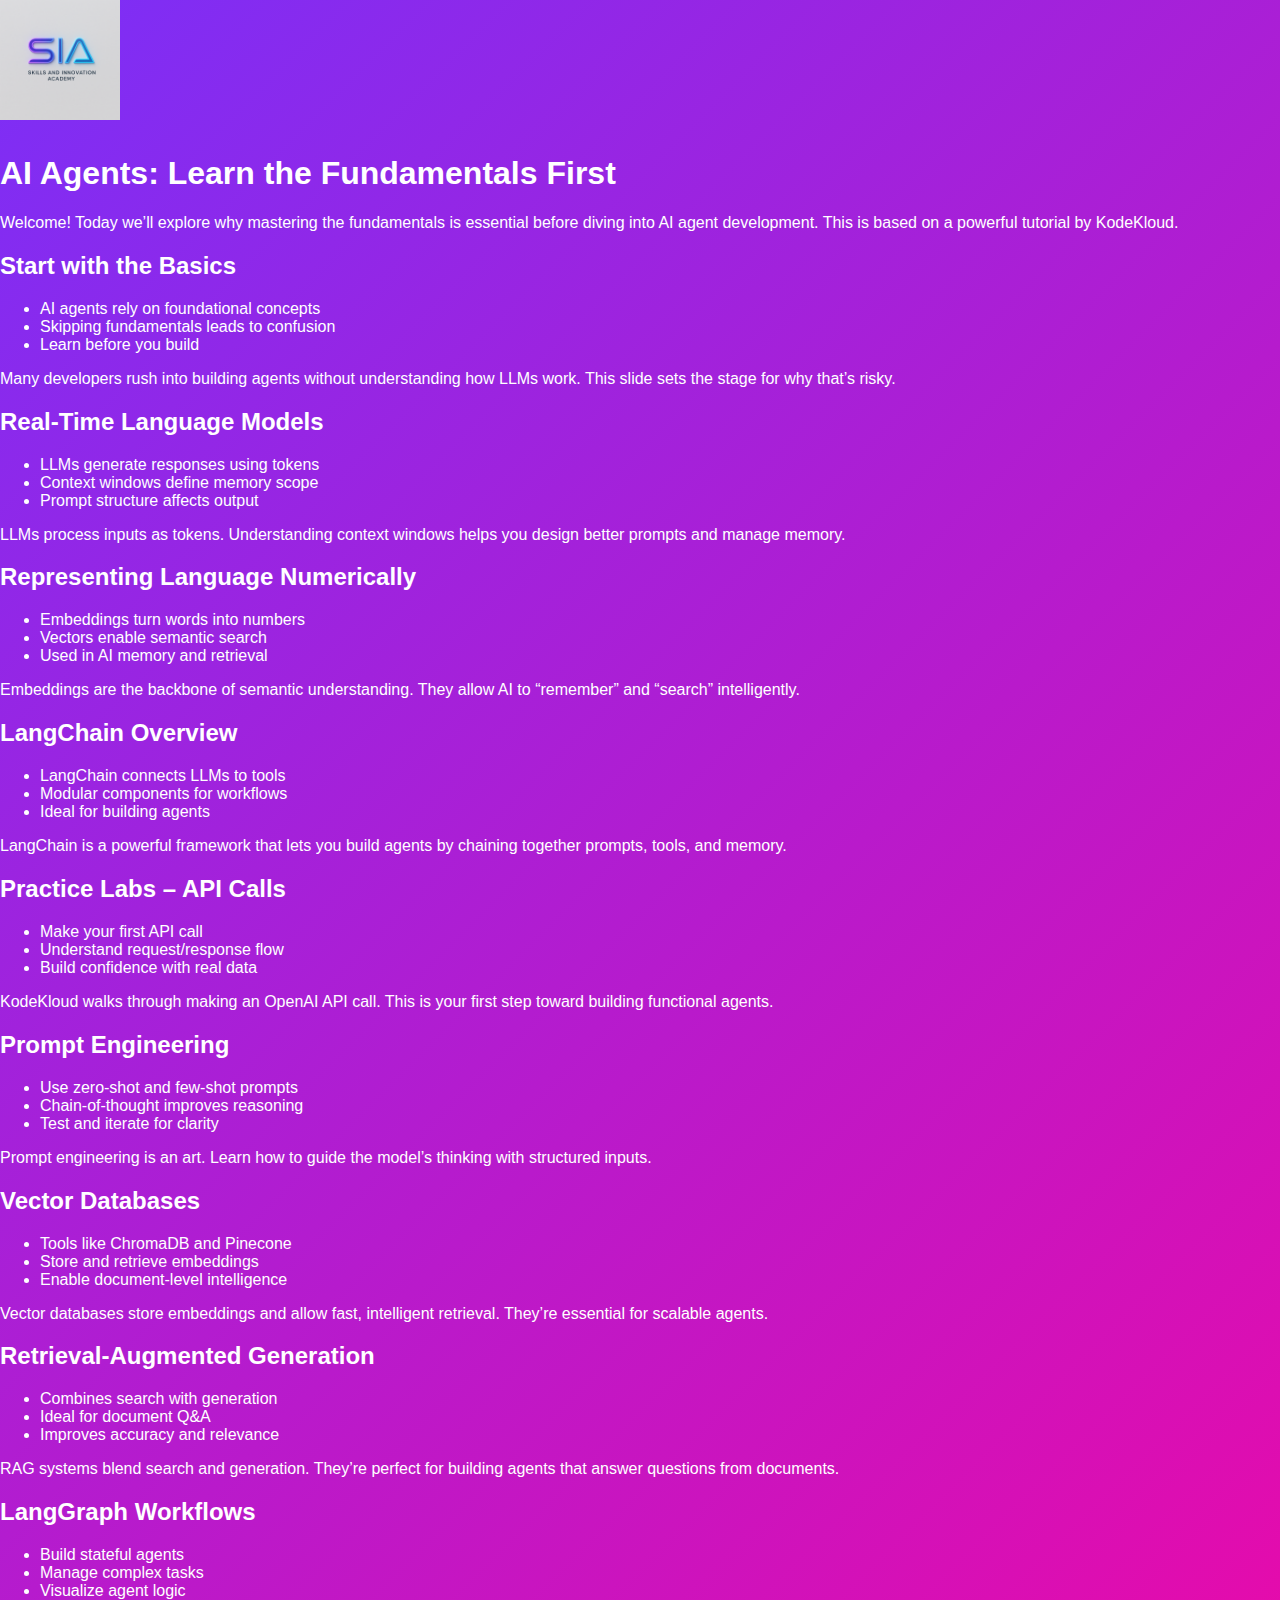
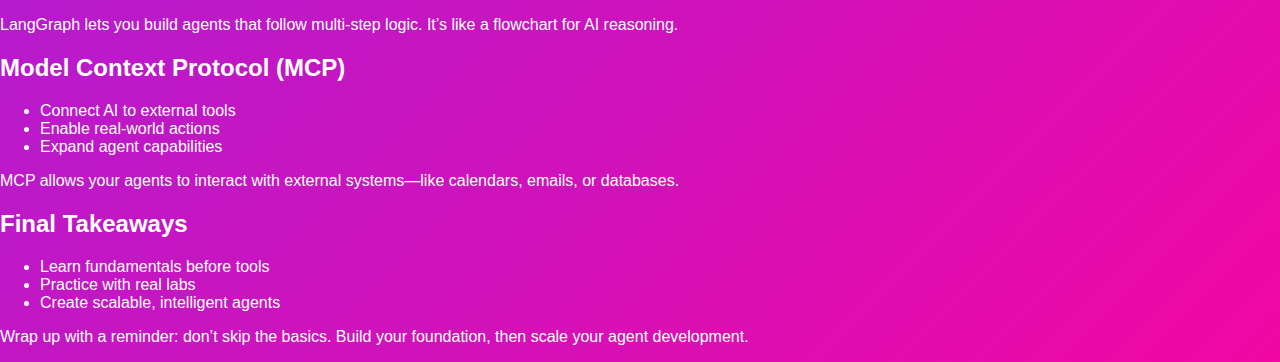
<file: AI_Agents_Fundamentals.html>
<!DOCTYPE html>
<html lang="en">
<head>
  <meta charset="UTF-8" />
  <meta name="viewport" content="width=device-width, initial-scale=1.0" />
  <title>AI Agents: Learn the Fundamentals First | Skills & Innovation Academy</title>
  <link rel="stylesheet" href="aiagents.style.css" />
</head>
<body>

  <!-- Slide 1 -->
  <section class="slide purple-bg">
    <img src="logo.png" alt="SIA Logo" class="logo">
    <h1>AI Agents: Learn the Fundamentals First</h1>
    <p class="notes">
      Welcome! Today we’ll explore why mastering the fundamentals is essential before diving into AI agent development. This is based on a powerful tutorial by KodeKloud.
    </p>
  </section>

  <!-- Slide 2 -->
  <section class="slide blue-bg">
    <h2>Start with the Basics</h2>
    <ul>
      <li>AI agents rely on foundational concepts</li>
      <li>Skipping fundamentals leads to confusion</li>
      <li>Learn before you build</li>
    </ul>
    <p class="notes">
      Many developers rush into building agents without understanding how LLMs work. This slide sets the stage for why that’s risky.
    </p>
  </section>

  <!-- Slide 3 -->
  <section class="slide purple-bg">
    <h2>Real-Time Language Models</h2>
    <ul>
      <li>LLMs generate responses using tokens</li>
      <li>Context windows define memory scope</li>
      <li>Prompt structure affects output</li>
    </ul>
    <p class="notes">
      LLMs process inputs as tokens. Understanding context windows helps you design better prompts and manage memory.
    </p>
  </section>

  <!-- Slide 4 -->
  <section class="slide blue-bg">
    <h2>Representing Language Numerically</h2>
    <ul>
      <li>Embeddings turn words into numbers</li>
      <li>Vectors enable semantic search</li>
      <li>Used in AI memory and retrieval</li>
    </ul>
    <p class="notes">
      Embeddings are the backbone of semantic understanding. They allow AI to “remember” and “search” intelligently.
    </p>
  </section>

  <!-- Slide 5 -->
  <section class="slide purple-bg">
    <h2>LangChain Overview</h2>
    <ul>
      <li>LangChain connects LLMs to tools</li>
      <li>Modular components for workflows</li>
      <li>Ideal for building agents</li>
    </ul>
    <p class="notes">
      LangChain is a powerful framework that lets you build agents by chaining together prompts, tools, and memory.
    </p>
  </section>

  <!-- Slide 6 -->
  <section class="slide blue-bg">
    <h2>Practice Labs – API Calls</h2>
    <ul>
      <li>Make your first API call</li>
      <li>Understand request/response flow</li>
      <li>Build confidence with real data</li>
    </ul>
    <p class="notes">
      KodeKloud walks through making an OpenAI API call. This is your first step toward building functional agents.
    </p>
  </section>

  <!-- Slide 7 -->
  <section class="slide purple-bg">
    <h2>Prompt Engineering</h2>
    <ul>
      <li>Use zero-shot and few-shot prompts</li>
      <li>Chain-of-thought improves reasoning</li>
      <li>Test and iterate for clarity</li>
    </ul>
    <p class="notes">
      Prompt engineering is an art. Learn how to guide the model’s thinking with structured inputs.
    </p>
  </section>

  <!-- Slide 8 -->
  <section class="slide blue-bg">
    <h2>Vector Databases</h2>
    <ul>
      <li>Tools like ChromaDB and Pinecone</li>
      <li>Store and retrieve embeddings</li>
      <li>Enable document-level intelligence</li>
    </ul>
    <p class="notes">
      Vector databases store embeddings and allow fast, intelligent retrieval. They’re essential for scalable agents.
    </p>
  </section>

  <!-- Slide 9 -->
  <section class="slide purple-bg">
    <h2>Retrieval-Augmented Generation</h2>
    <ul>
      <li>Combines search with generation</li>
      <li>Ideal for document Q&amp;A</li>
      <li>Improves accuracy and relevance</li>
    </ul>
    <p class="notes">
      RAG systems blend search and generation. They’re perfect for building agents that answer questions from documents.
    </p>
  </section>

  <!-- Slide 10 -->
  <section class="slide blue-bg">
    <h2>LangGraph Workflows</h2>
    <ul>
      <li>Build stateful agents</li>
      <li>Manage complex tasks</li>
      <li>Visualize agent logic</li>
    </ul>
    <p class="notes">
      LangGraph lets you build agents that follow multi-step logic. It’s like a flowchart for AI reasoning.
    </p>
  </section>

  <!-- Slide 11 -->
  <section class="slide purple-bg">
    <h2>Model Context Protocol (MCP)</h2>
    <ul>
      <li>Connect AI to external tools</li>
      <li>Enable real-world actions</li>
      <li>Expand agent capabilities</li>
    </ul>
    <p class="notes">
      MCP allows your agents to interact with external systems—like calendars, emails, or databases.
    </p>
  </section>

  <!-- Slide 12 -->
  <section class="slide blue-bg">
    <h2>Final Takeaways</h2>
    <ul>
      <li>Learn fundamentals before tools</li>
      <li>Practice with real labs</li>
      <li>Create scalable, intelligent agents</li>
    </ul>
    <p class="notes">
      Wrap up with a reminder: don’t skip the basics. Build your foundation, then scale your agent development.
    </p>
  </section>

</body>
</html>
</file>
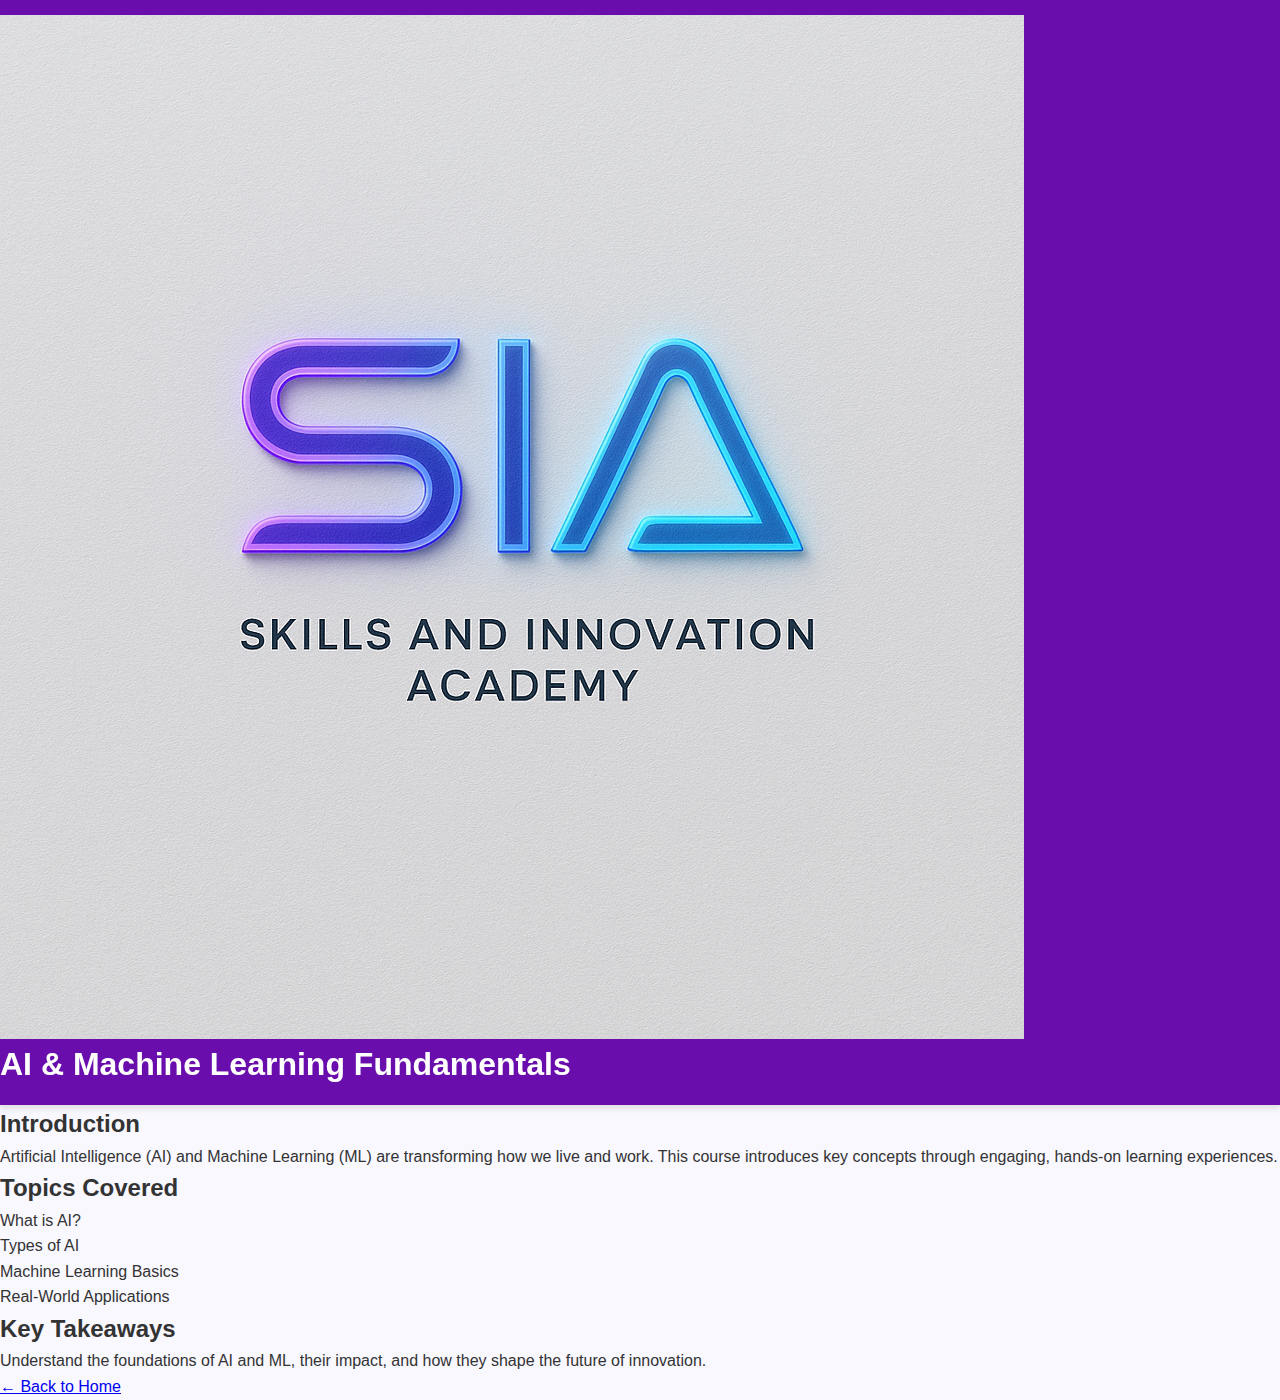
<file: ai_fundamentals.html>
<!DOCTYPE html>
<html lang="en">
<head>
  <meta charset="UTF-8">
  <meta name="viewport" content="width=device-width, initial-scale=1.0">
  <title>AI & ML Fundamentals | Skills and Innovation Academy</title>
  <link rel="stylesheet" href="style.css">
</head>
<body>
  <header>
    <img src="logo.png" alt="SIA Logo" class="logo">
    <h1>AI & Machine Learning Fundamentals</h1>
  </header>

  <main class="content">
    <section>
      <h2>Introduction</h2>
      <p>Artificial Intelligence (AI) and Machine Learning (ML) are transforming how we live and work. This course introduces key concepts through engaging, hands-on learning experiences.</p>
    </section>

    <section>
      <h2>Topics Covered</h2>
      <ul>
        <li>What is AI?</li>
        <li>Types of AI</li>
        <li>Machine Learning Basics</li>
        <li>Real-World Applications</li>
      </ul>
    </section>

    <section>
      <h2>Key Takeaways</h2>
      <p>Understand the foundations of AI and ML, their impact, and how they shape the future of innovation.</p>
    </section>

    <a href="index.html" class="btn">← Back to Home</a>
  </main>
</body>
</html>
</file>
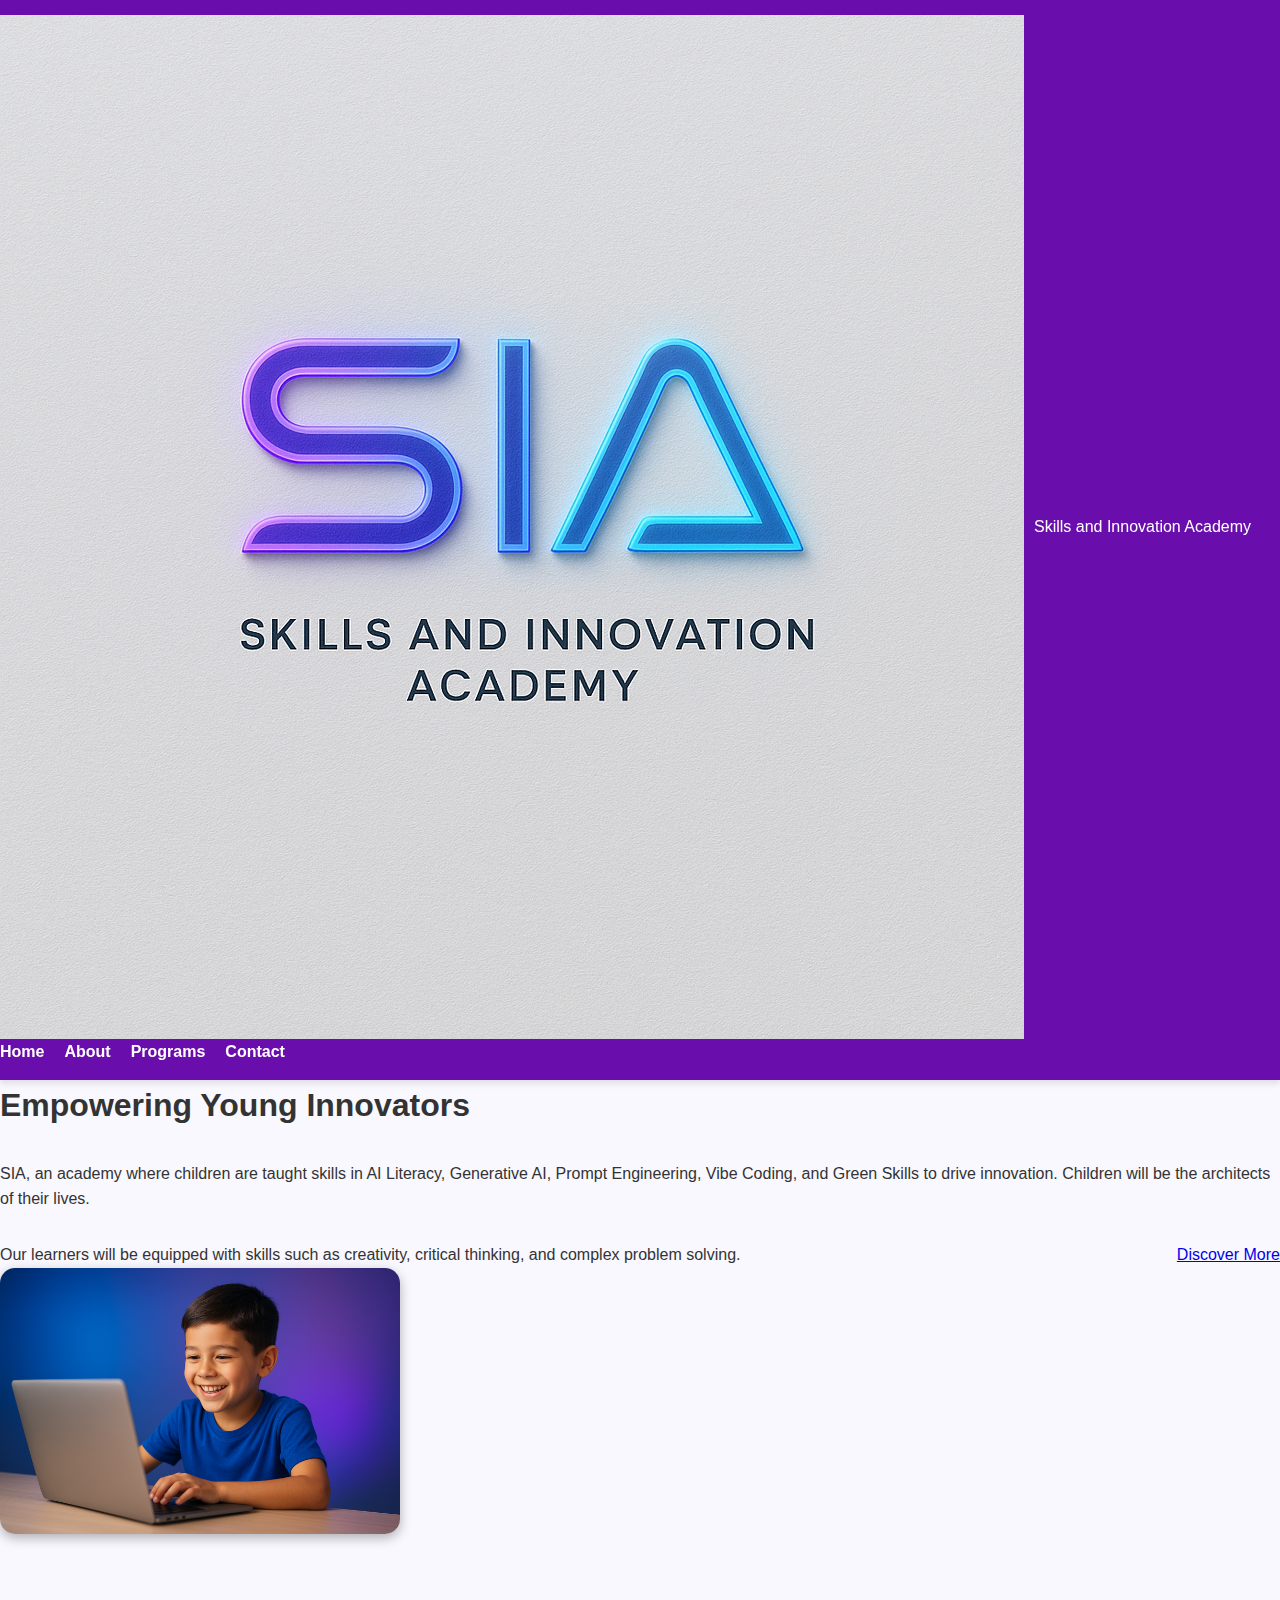
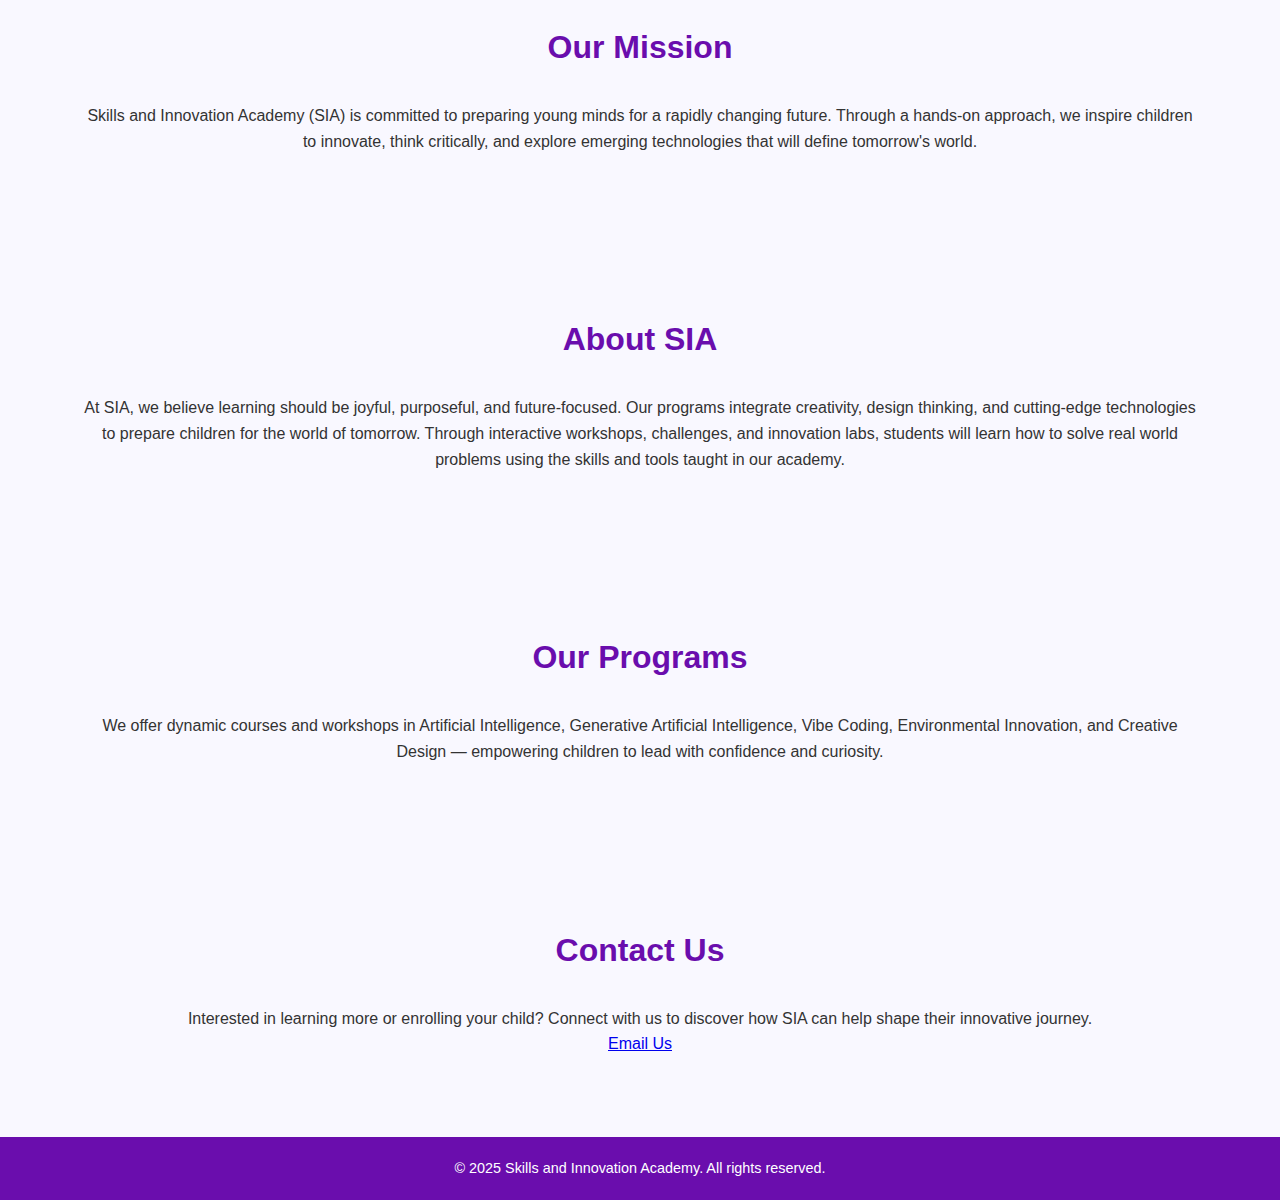
<file: index.old2.html>
<!DOCTYPE html>
<html lang="en">
<head>
  <meta charset="UTF-8" />
  <meta name="viewport" content="width=device-width, initial-scale=1.0" />
  <title>Skills and Innovation Academy (SIA)</title>
  <link rel="stylesheet" href="style.css" />
</head>
<body>

  <!-- Navigation -->
  <header>
    <nav class="navbar">
      <div class="logo">
        <img src="logo.png" alt="SIA Logo">
        <span>Skills and Innovation Academy</span>
      </div>
      <ul class="nav-links">
        <li><a href="#home">Home</a></li>
        <li><a href="#about">About</a></li>
        <li><a href="#programs">Programs</a></li>
        <li><a href="#contact">Contact</a></li>
      </ul>
    </nav>
  </header>

  <!-- Hero Section -->
  <section id="home" class="hero">
    <div class="hero-content">
      <h1>Empowering Young Innovators</h1>
      <p>SIA, an academy where children are taught skills in AI Literacy, Generative AI, Prompt Engineering, Vibe Coding, and Green Skills to drive innovation. Children will be the architects of their lives.</p>
      <p>Our learners will be equipped with skills such as creativity, critical thinking, and complex problem solving.</p>
      <a href="#about" class="cta-btn">Discover More</a>
    </div>
    <div class="hero-image">
      <img src="happy-children.jpg" alt="Happy children learning on laptops">
    </div>
  </section>

  <!-- Mission Section -->
  <section id="mission" class="section">
    <div class="container">
      <h2>Our Mission</h2>
      <p>Skills and Innovation Academy (SIA) is committed to preparing young minds for a rapidly changing future. Through a hands-on approach, we inspire children to innovate, think critically, and explore emerging technologies that will define tomorrow's world.</p>
    </div>
  </section>

  <!-- About Section -->
  <section id="about" class="section alt-bg">
    <div class="container">
      <h2>About SIA</h2>
      <p>At SIA, we believe learning should be joyful, purposeful, and future-focused. Our programs integrate creativity, design thinking, and cutting-edge technologies to prepare children for the world of tomorrow. Through interactive workshops, challenges, and innovation labs, students will learn how to solve real world problems using the skills and tools taught in our academy.</p>
    </div>
  </section>

  <!-- Programs Section -->
  <section id="programs" class="section">
    <div class="container">
      <h2>Our Programs</h2>
      <p>We offer dynamic courses and workshops in Artificial Intelligence, Generative Artificial Intelligence, Vibe Coding, Environmental Innovation, and Creative Design — empowering children to lead with confidence and curiosity.</p>
    </div>
  </section>

  <!-- Contact Section -->
  <section id="contact" class="section alt-bg">
    <div class="container">
      <h2>Contact Us</h2>
      <p>Interested in learning more or enrolling your child? Connect with us to discover how SIA can help shape their innovative journey.</p>
      <a href="mailto:info@skillsandinnovationacademy.org" class="cta-btn">Email Us</a>
    </div>
  </section>

  <!-- Footer -->
  <footer>
    <p>© 2025 Skills and Innovation Academy. All rights reserved.</p>
  </footer>

</body>
</html>
</file>
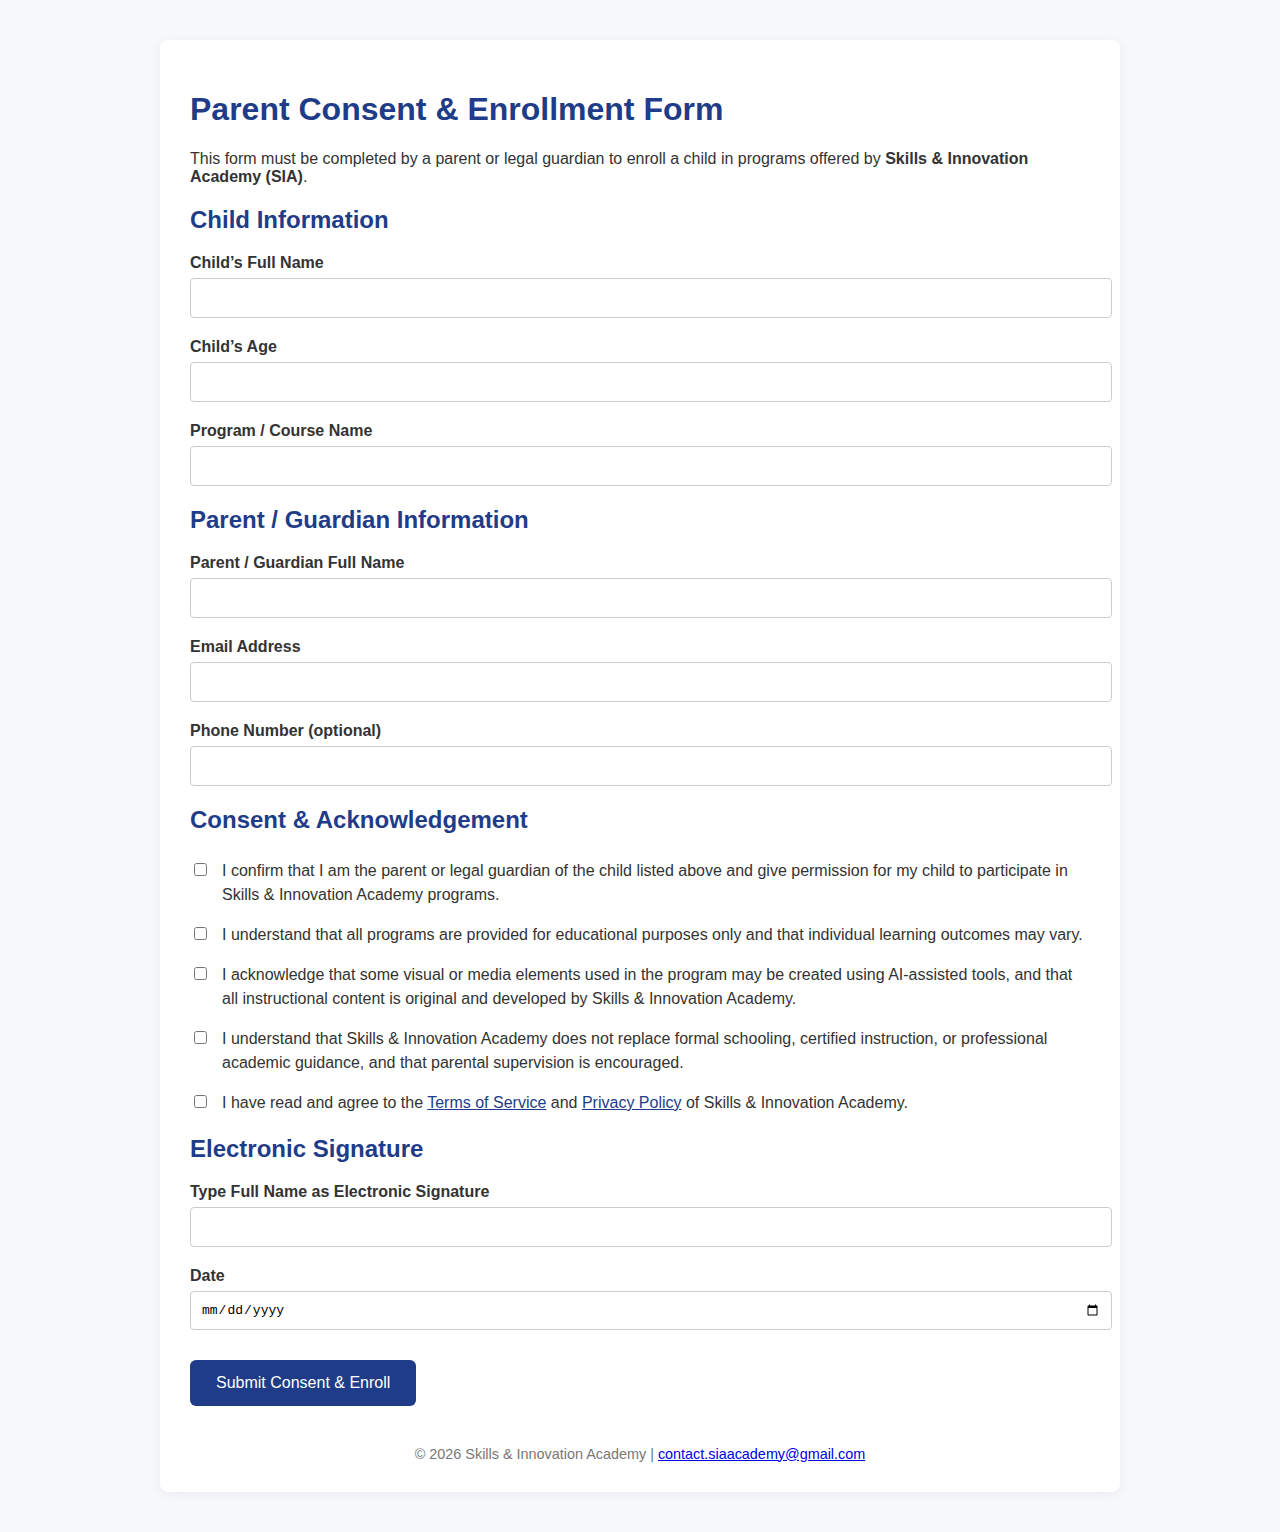
<file: parent-consent.html>
<!DOCTYPE html>
<html lang="en">
<head>
  <meta charset="UTF-8" />
  <meta name="viewport" content="width=device-width, initial-scale=1.0" />
  <title>Parent Consent & Enrollment | Skills & Innovation Academy</title>

  <style>
    body {
      font-family: Arial, Helvetica, sans-serif;
      background-color: #f6f8fb;
      color: #333;
      margin: 0;
      padding: 0;
    }

    .container {
      max-width: 900px;
      margin: 40px auto;
      background: #ffffff;
      padding: 30px;
      border-radius: 8px;
      box-shadow: 0 2px 12px rgba(0,0,0,0.06);
    }

    h1, h2 {
      color: #1f3c88;
    }

    label {
      font-weight: bold;
      display: block;
      margin-top: 20px;
    }

    input[type="text"],
    input[type="email"],
    input[type="tel"],
    input[type="number"],
    input[type="date"] {
      width: 100%;
      padding: 10px;
      margin-top: 6px;
      border-radius: 4px;
      border: 1px solid #ccc;
      font-size: 1em;
    }

    /* ===== Clean checkbox alignment ===== */
    .consent-section {
      margin-top: 25px;
    }

    .consent-item {
      display: flex;
      align-items: flex-start;
      gap: 12px;
      margin-bottom: 16px;
    }

    .consent-item input[type="checkbox"] {
      margin-top: 4px;
    }

    .consent-item label {
      font-weight: normal;
      margin: 0;
      line-height: 1.5;
    }

    .consent-item a {
      color: #1f3c88;
      text-decoration: underline;
    }

    button {
      margin-top: 30px;
      background-color: #1f3c88;
      color: #fff;
      padding: 14px 26px;
      border: none;
      border-radius: 6px;
      font-size: 1em;
      cursor: pointer;
    }

    button:hover {
      background-color: #162f6b;
    }

    footer {
      margin-top: 40px;
      font-size: 0.9em;
      color: #777;
      text-align: center;
    }
  </style>
</head>
<body>

  <div class="container">

    <h1>Parent Consent & Enrollment Form</h1>

    <p>
      This form must be completed by a parent or legal guardian to enroll a child
      in programs offered by <strong>Skills & Innovation Academy (SIA)</strong>.
    </p>

    <h2>Child Information</h2>

    <label>Child’s Full Name</label>
    <input type="text" required />

    <label>Child’s Age</label>
    <input type="number" required />

    <label>Program / Course Name</label>
    <input type="text" required />

    <h2>Parent / Guardian Information</h2>

    <label>Parent / Guardian Full Name</label>
    <input type="text" required />

    <label>Email Address</label>
    <input type="email" required />

    <label>Phone Number (optional)</label>
    <input type="tel" />

    <h2>Consent & Acknowledgement</h2>

    <div class="consent-section">

      <div class="consent-item">
        <input type="checkbox" required />
        <label>
          I confirm that I am the parent or legal guardian of the child listed above
          and give permission for my child to participate in Skills & Innovation Academy programs.
        </label>
      </div>

      <div class="consent-item">
        <input type="checkbox" required />
        <label>
          I understand that all programs are provided for educational purposes only
          and that individual learning outcomes may vary.
        </label>
      </div>

      <div class="consent-item">
        <input type="checkbox" required />
        <label>
          I acknowledge that some visual or media elements used in the program may be
          created using AI-assisted tools, and that all instructional content is original
          and developed by Skills & Innovation Academy.
        </label>
      </div>

      <div class="consent-item">
        <input type="checkbox" required />
        <label>
          I understand that Skills & Innovation Academy does not replace formal schooling,
          certified instruction, or professional academic guidance, and that parental
          supervision is encouraged.
        </label>
      </div>

      <div class="consent-item">
        <input type="checkbox" required />
        <label>
          I have read and agree to the
          <a href="/terms.html" target="_blank">Terms of Service</a>
          and
          <a href="/privacy.html" target="_blank">Privacy Policy</a>
          of Skills & Innovation Academy.
        </label>
      </div>

    </div>

    <h2>Electronic Signature</h2>

    <label>Type Full Name as Electronic Signature</label>
    <input type="text" required />

    <label>Date</label>
    <input type="date" required />

    <button type="submit">Submit Consent & Enroll</button>

    <footer>
      © 2026 Skills & Innovation Academy |
      <a href="mailto:contact.siaacademy@gmail.com">contact.siaacademy@gmail.com</a>
    </footer>

  </div>

</body>
</html>
</file>
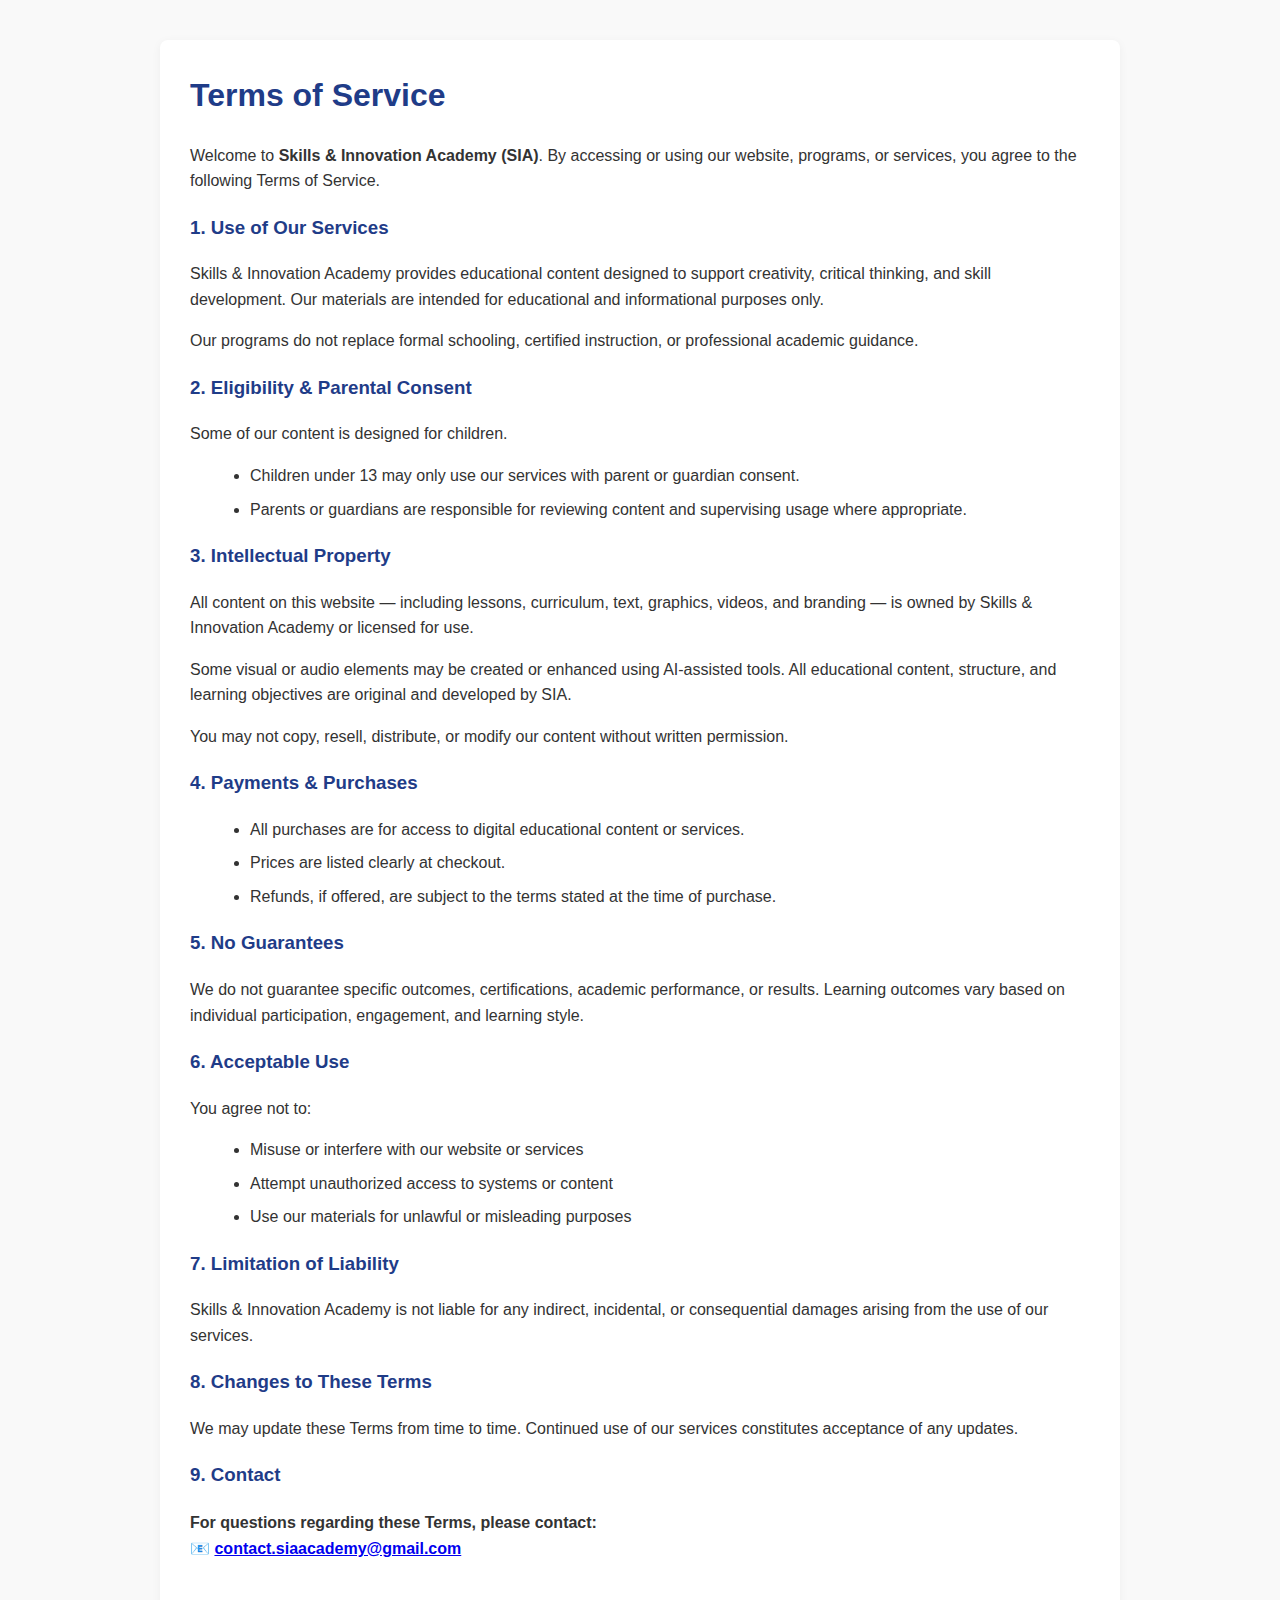
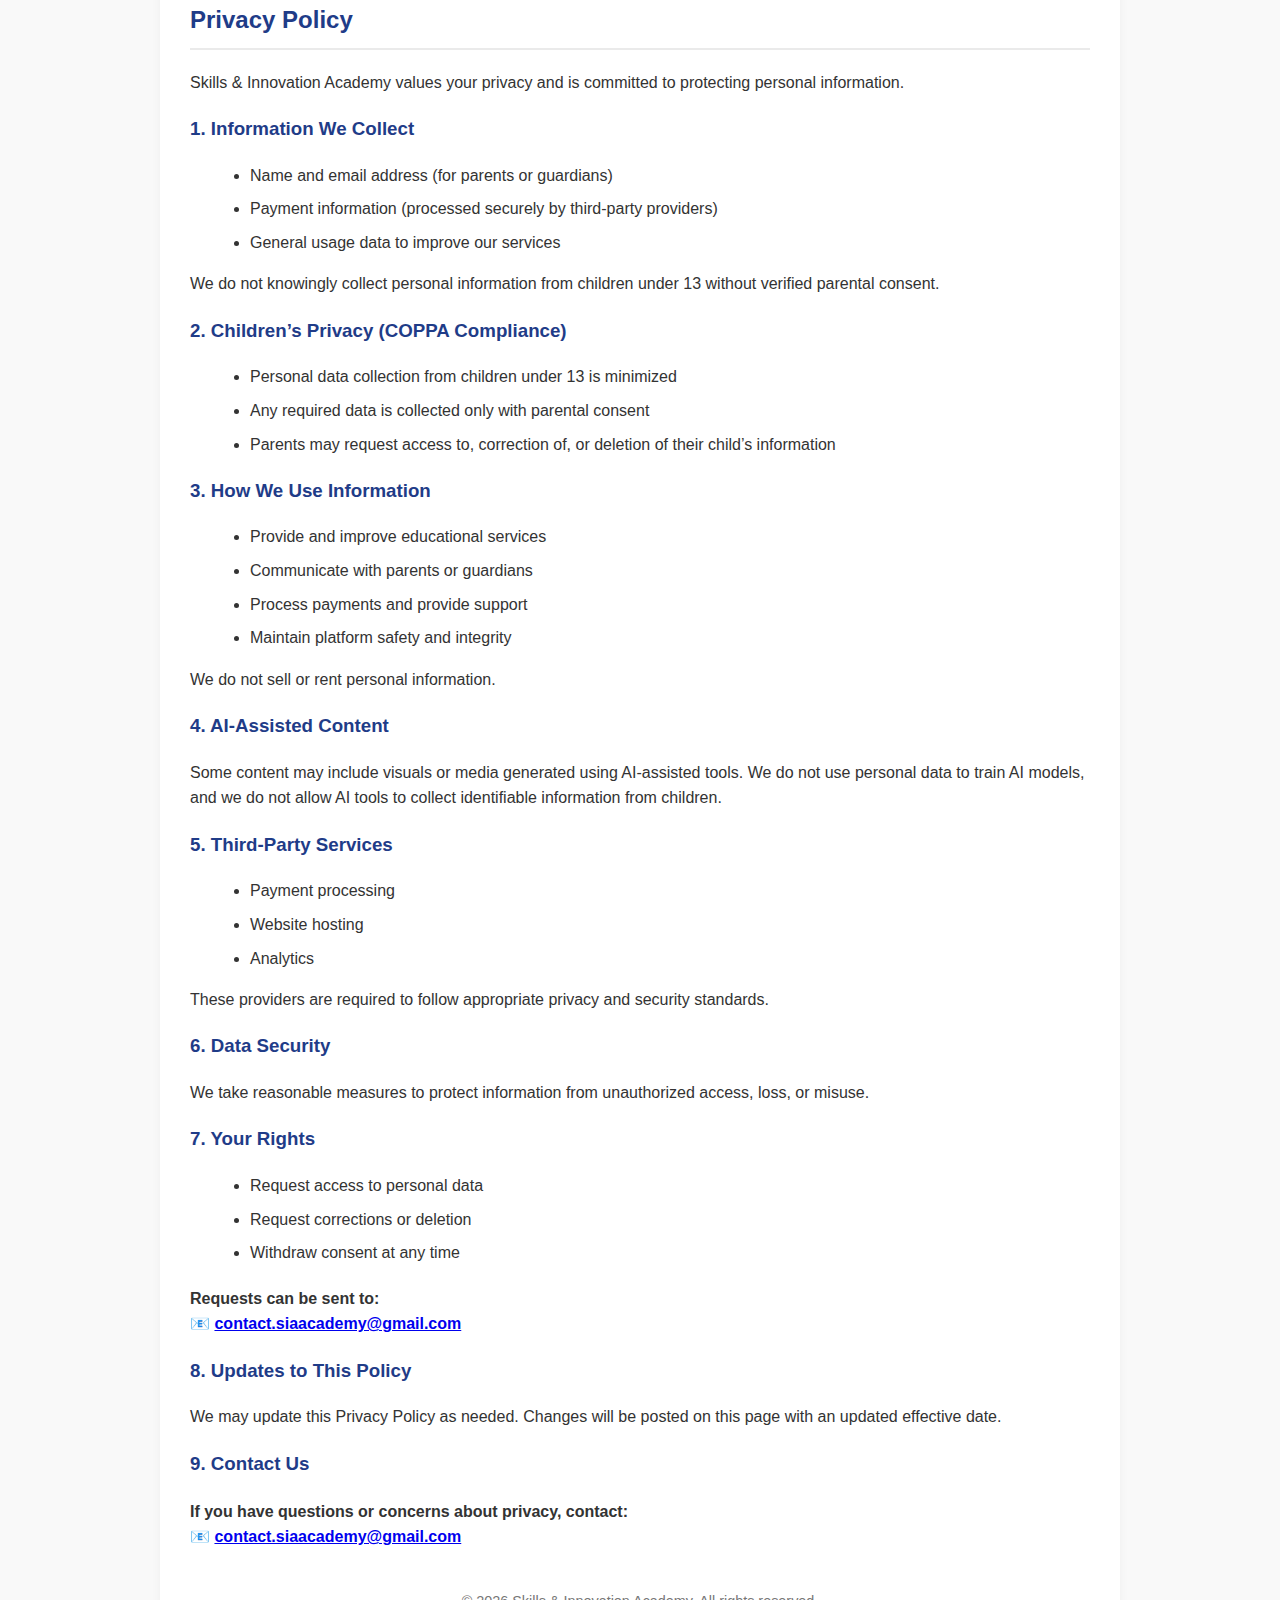
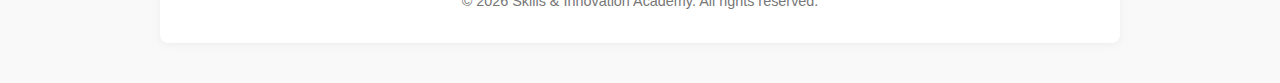
<file: terms-privacy.html>
<!DOCTYPE html>
<html lang="en">
<head>
  <meta charset="UTF-8" />
  <meta name="viewport" content="width=device-width, initial-scale=1.0" />
  <title>Terms of Service & Privacy Policy | Skills & Innovation Academy</title>
  <style>
    body {
      font-family: Arial, Helvetica, sans-serif;
      line-height: 1.6;
      margin: 0;
      padding: 0;
      background-color: #f9f9f9;
      color: #333;
    }

    .container {
      max-width: 900px;
      margin: 40px auto;
      padding: 30px;
      background: #ffffff;
      border-radius: 8px;
      box-shadow: 0 2px 10px rgba(0, 0, 0, 0.05);
    }

    h1, h2, h3 {
      color: #1f3c88;
    }

    h1 {
      margin-top: 0;
    }

    h2 {
      margin-top: 40px;
      border-bottom: 2px solid #eaeaea;
      padding-bottom: 8px;
    }

    ul {
      margin-left: 20px;
    }

    li {
      margin-bottom: 8px;
    }

    .contact {
      margin-top: 20px;
      font-weight: bold;
    }

    footer {
      text-align: center;
      font-size: 0.9em;
      color: #777;
      margin-top: 40px;
    }
  </style>
</head>
<body>

  <div class="container">

    <h1>Terms of Service</h1>

    <p>
      Welcome to <strong>Skills & Innovation Academy (SIA)</strong>. By accessing or using our website,
      programs, or services, you agree to the following Terms of Service.
    </p>

    <h3>1. Use of Our Services</h3>
    <p>
      Skills & Innovation Academy provides educational content designed to support creativity,
      critical thinking, and skill development. Our materials are intended for educational and
      informational purposes only.
    </p>
    <p>
      Our programs do not replace formal schooling, certified instruction, or professional academic guidance.
    </p>

    <h3>2. Eligibility & Parental Consent</h3>
    <p>Some of our content is designed for children.</p>
    <ul>
      <li>Children under 13 may only use our services with parent or guardian consent.</li>
      <li>Parents or guardians are responsible for reviewing content and supervising usage where appropriate.</li>
    </ul>

    <h3>3. Intellectual Property</h3>
    <p>
      All content on this website — including lessons, curriculum, text, graphics, videos, and branding —
      is owned by Skills & Innovation Academy or licensed for use.
    </p>
    <p>
      Some visual or audio elements may be created or enhanced using AI-assisted tools. All educational
      content, structure, and learning objectives are original and developed by SIA.
    </p>
    <p>
      You may not copy, resell, distribute, or modify our content without written permission.
    </p>

    <h3>4. Payments & Purchases</h3>
    <ul>
      <li>All purchases are for access to digital educational content or services.</li>
      <li>Prices are listed clearly at checkout.</li>
      <li>Refunds, if offered, are subject to the terms stated at the time of purchase.</li>
    </ul>

    <h3>5. No Guarantees</h3>
    <p>
      We do not guarantee specific outcomes, certifications, academic performance, or results.
      Learning outcomes vary based on individual participation, engagement, and learning style.
    </p>

    <h3>6. Acceptable Use</h3>
    <p>You agree not to:</p>
    <ul>
      <li>Misuse or interfere with our website or services</li>
      <li>Attempt unauthorized access to systems or content</li>
      <li>Use our materials for unlawful or misleading purposes</li>
    </ul>

    <h3>7. Limitation of Liability</h3>
    <p>
      Skills & Innovation Academy is not liable for any indirect, incidental, or consequential damages
      arising from the use of our services.
    </p>

    <h3>8. Changes to These Terms</h3>
    <p>
      We may update these Terms from time to time. Continued use of our services constitutes acceptance
      of any updates.
    </p>

    <h3>9. Contact</h3>
    <p class="contact">
      For questions regarding these Terms, please contact:<br />
      📧 <a href="mailto:contact.siaacademy@gmail.com">contact.siaacademy@gmail.com</a>
    </p>

    <h2>Privacy Policy</h2>

    <p>
      Skills & Innovation Academy values your privacy and is committed to protecting personal information.
    </p>

    <h3>1. Information We Collect</h3>
    <ul>
      <li>Name and email address (for parents or guardians)</li>
      <li>Payment information (processed securely by third-party providers)</li>
      <li>General usage data to improve our services</li>
    </ul>
    <p>
      We do not knowingly collect personal information from children under 13 without verified parental consent.
    </p>

    <h3>2. Children’s Privacy (COPPA Compliance)</h3>
    <ul>
      <li>Personal data collection from children under 13 is minimized</li>
      <li>Any required data is collected only with parental consent</li>
      <li>Parents may request access to, correction of, or deletion of their child’s information</li>
    </ul>

    <h3>3. How We Use Information</h3>
    <ul>
      <li>Provide and improve educational services</li>
      <li>Communicate with parents or guardians</li>
      <li>Process payments and provide support</li>
      <li>Maintain platform safety and integrity</li>
    </ul>
    <p>We do not sell or rent personal information.</p>

    <h3>4. AI-Assisted Content</h3>
    <p>
      Some content may include visuals or media generated using AI-assisted tools.
      We do not use personal data to train AI models, and we do not allow AI tools
      to collect identifiable information from children.
    </p>

    <h3>5. Third-Party Services</h3>
    <ul>
      <li>Payment processing</li>
      <li>Website hosting</li>
      <li>Analytics</li>
    </ul>
    <p>
      These providers are required to follow appropriate privacy and security standards.
    </p>

    <h3>6. Data Security</h3>
    <p>
      We take reasonable measures to protect information from unauthorized access, loss, or misuse.
    </p>

    <h3>7. Your Rights</h3>
    <ul>
      <li>Request access to personal data</li>
      <li>Request corrections or deletion</li>
      <li>Withdraw consent at any time</li>
    </ul>
    <p class="contact">
      Requests can be sent to:<br />
      📧 <a href="mailto:contact.siaacademy@gmail.com">contact.siaacademy@gmail.com</a>
    </p>

    <h3>8. Updates to This Policy</h3>
    <p>
      We may update this Privacy Policy as needed. Changes will be posted on this page
      with an updated effective date.
    </p>

    <h3>9. Contact Us</h3>
    <p class="contact">
      If you have questions or concerns about privacy, contact:<br />
      📧 <a href="mailto:contact.siaacademy@gmail.com">contact.siaacademy@gmail.com</a>
    </p>

    <footer>
      © 2026 Skills & Innovation Academy. All rights reserved.
    </footer>

  </div>

</body>
</html>
</file>
<file: aiagents.style.css>
body {
  font-family: 'Poppins', sans-serif;
  margin: 0;
  background: linear-gradient(135deg, #7b2ff7, #f107a3);
  color: white;
}

header {
  text-align: center;
  padding: 40px 20px;
}

.logo {
  width: 120px;
  margin-bottom: 10px;
}

.intro {
  text-align: center;
  font-size: 1.2em;
  max-width: 800px;
  margin: 0 auto 40px;
}

.content {
  display: grid;
  grid-template-columns: repeat(auto-fit, minmax(300px, 1fr));
  gap: 20px;
  padding: 20px 40px;
}

.card {
  background: rgba(255, 255, 255, 0.15);
  border-radius: 20px;
  padding: 20px;
  text-align: left;
}

.btn {
  display: block;
  width: fit-content;
  margin: 40px auto;
  padding: 12px 28px;
  background: white;
  color: #7b2ff7;
  font-weight: bold;
  border-radius: 30px;
  text-decoration: none;
}

footer {
  text-align: center;
  padding: 20px;
  background: rgba(0, 0, 0, 0.25);
}
</file>
<file: style.css>
/* ===== RESET ===== */
* {
  margin: 0;
  padding: 0;
  box-sizing: border-box;
}

body {
  font-family: 'Poppins', sans-serif;
  background-color: #f9f8ff;
  color: #333;
  line-height: 1.6;
}

/* ===== CONTAINER ===== */
.container {
  width: 90%;
  max-width: 1200px;
  margin: 0 auto;
}

/* ===== HEADER ===== */
header {
  background-color: #6a0dad;
  color: white;
  padding: 15px 0;
  position: sticky;
  top: 0;
  z-index: 1000;
  box-shadow: 0 4px 6px rgba(0,0,0,0.1);
}

header .container {
  display: flex;
  justify-content: space-between;
  align-items: center;
  flex-wrap: wrap;
}

.logo {
  display: flex;
  align-items: center;
  gap: 10px;
}

.logo-img {
  width: 50px;
  height: 50px;
  border-radius: 50%;
}

nav ul {
  list-style: none;
  display: flex;
  gap: 20px;
}

nav ul li a {
  color: white;
  text-decoration: none;
  font-weight: 600;
  transition: 0.3s;
}

nav ul li a:hover {
  color: #b19cd9;
}

/* ===== HERO SECTION ===== */
#hero {
  background: linear-gradient(135deg, #6a0dad, #b19cd9, #c0c0c0);
  color: white;
  text-align: center;
  padding: 100px 20px;
  display: flex;
  align-items: center;
  justify-content: center;
}

.hero-content {
  display: flex;
  align-items: center;
  flex-wrap: wrap;
  justify-content: space-between;
  gap: 30px;
}

.hero-text {
  flex: 1;
  min-width: 300px;
  text-align: left;
}

.hero-text h2 {
  font-size: 2.5em;
  margin-bottom: 20px;
}

.hero-text p {
  font-size: 1.2em;
  margin-bottom: 30px;
  color: #f3f3f3;
}

.hero-image img {
  width: 400px;
  max-width: 100%;
  border-radius: 15px;
  box-shadow: 0 4px 12px rgba(0,0,0,0.3);
}

/* ===== SECTIONS ===== */
.section {
  padding: 80px 20px;
  text-align: center;
}

.light-bg {
  background-color: #f0ecff;
}

.section h2 {
  font-size: 2em;
  color: #6a0dad;
  margin-bottom: 30px;
}

/* ===== PROGRAM CARDS ===== */
.program-grid {
  display: grid;
  grid-template-columns: repeat(auto-fit, minmax(280px, 1fr));
  gap: 30px;
  margin-top: 40px;
}

.program-card {
  background: white;
  border-radius: 15px;
  padding: 30px;
  box-shadow: 0 4px 12px rgba(0,0,0,0.1);
  transition: transform 0.3s ease;
}

.program-card:hover {
  transform: translateY(-10px);
}

/* ===== BUTTONS ===== */
.btn-primary {
  background-color: #6a0dad;
  color: white;
  padding: 12px 25px;
  border-radius: 30px;
  text-decoration: none;
  font-weight: 600;
  transition: background 0.3s;
}

.btn-primary:hover {
  background-color: #9d6cd9;
}

/* ===== FOOTER ===== */
footer {
  background-color: #6a0dad;
  color: white;
  text-align: center;
  padding: 20px;
  font-size: 0.9em;
}
</file>
